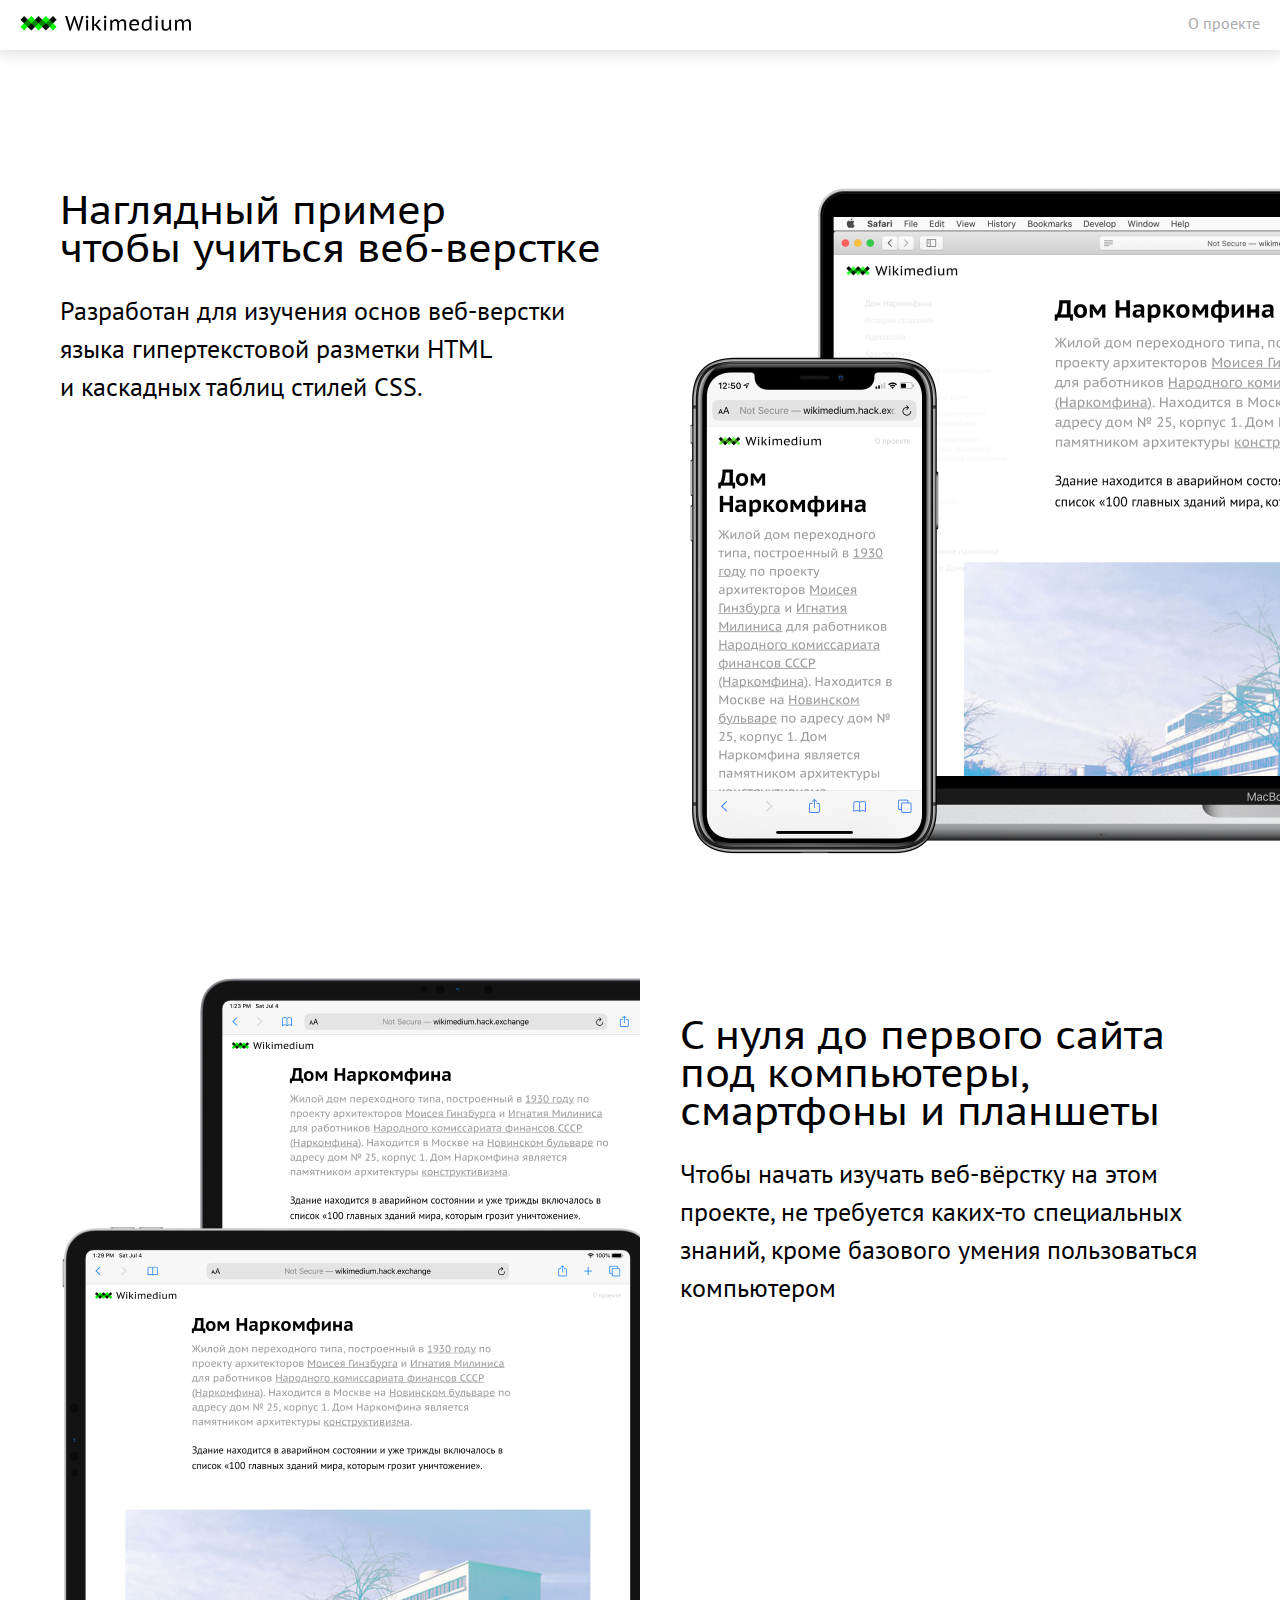
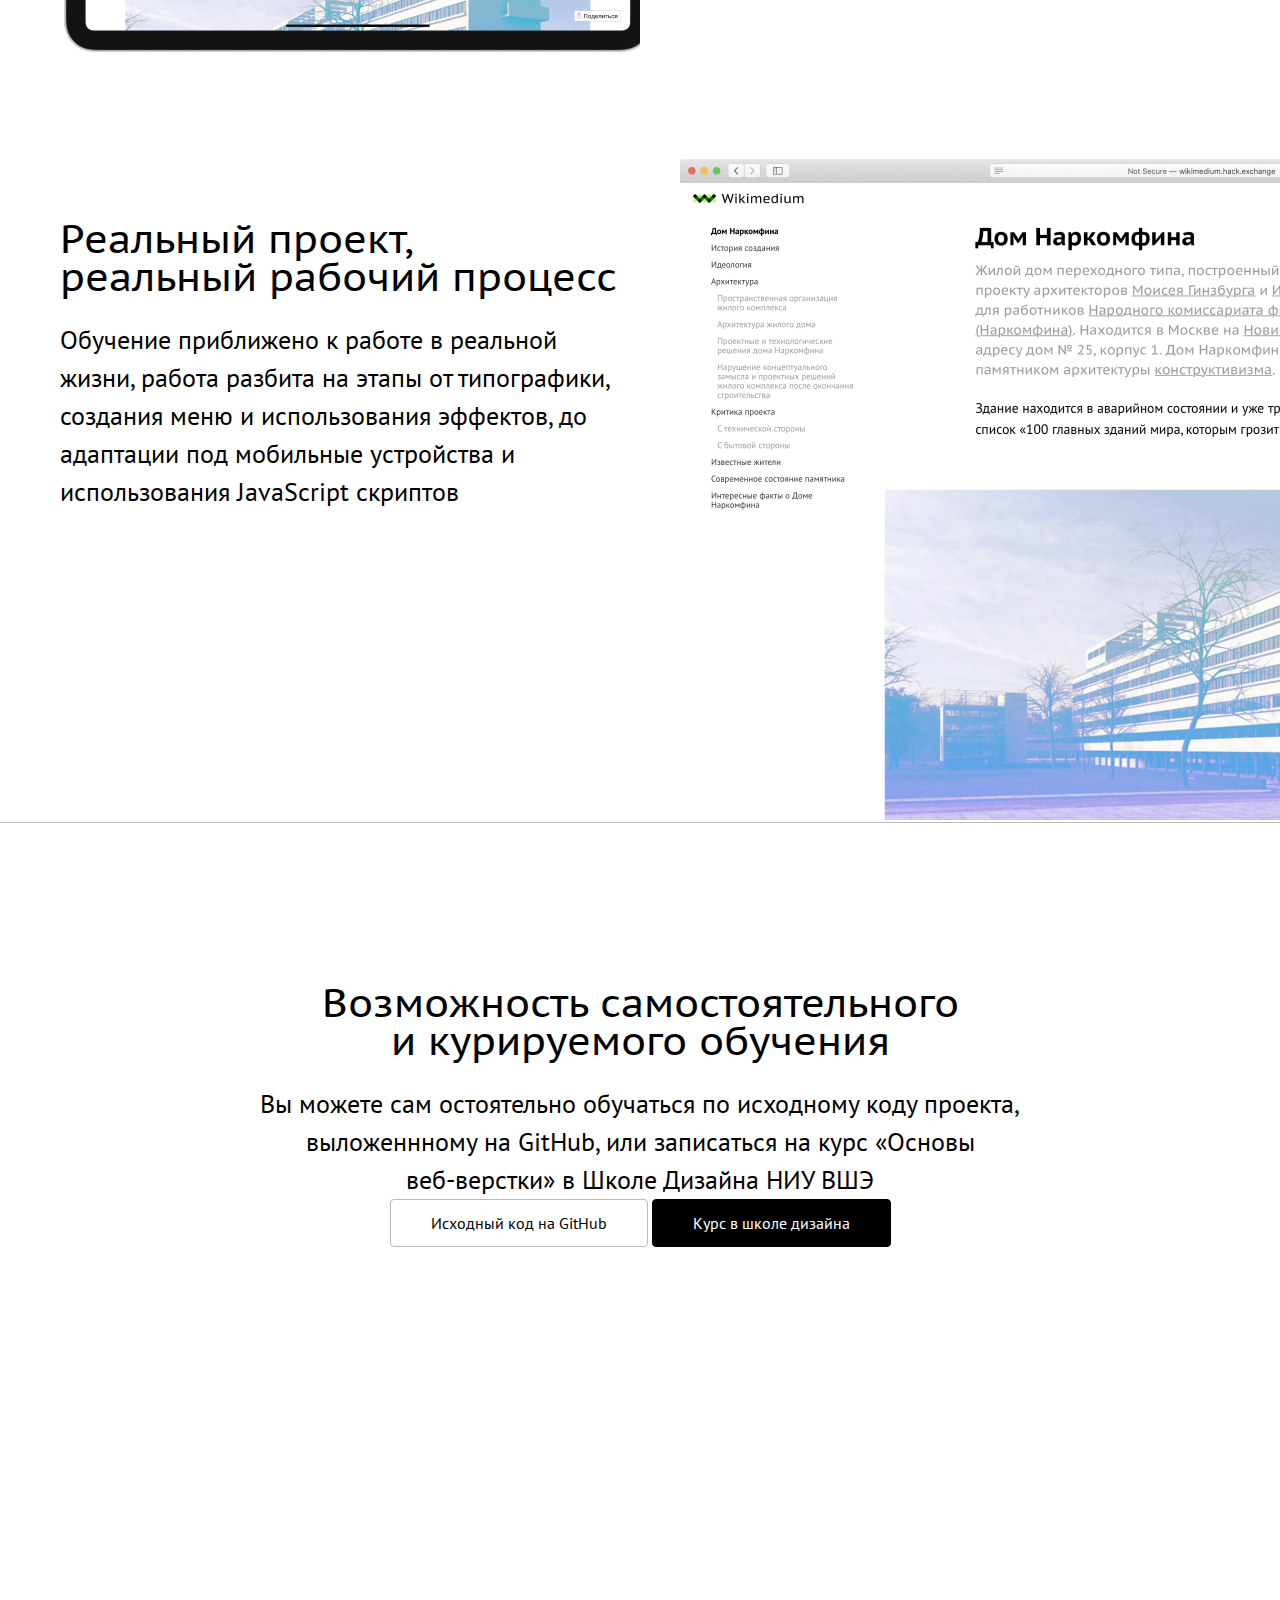
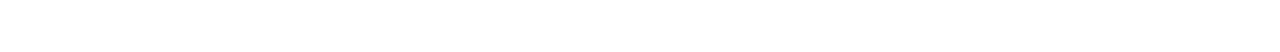
<file: about.html>
<!DOCTYPE html>
<html lang="en" dir="ltr">
  <head>
    <meta name="viewport" content="width=device-width">
    <meta charset="utf-8">
    <meta name="description" content="">
    <link rel="icon" type="image/x-icon" href="images/favicon.ico" />
    <link rel="icon" type="image/png" href="images/favicon.png" />
    <link rel="stylesheet" href="stylesheets/style.css">
    <title></title>
    <style media="screen">
      body {
        width: 1440px
        margin: 0 auto;
        background: white;
        height: 3252px;
        display: block;
      }

      body:before {
        /* content: ""; */
        position: absolute;
        left: 0;
        top: 0;
        right: 0;
        background: url(images/1440.jpg);
        height: 100%;
        display: block;
        opacity: .2;
      }

      html {
        background: #bbb;
        position: relative;
        height: 100;
      }

      section {

        display: flex;
        justify-content: space-between;
        padding-top: 80px;
      }

      section div {
        width: 50%;
        overflow: hidden;
        padding-left: 40px;
      }

      section h1, section p {
        width: 560px;
        margin: 0 auto;
      }

      section h1, .bottom_block h1 {
        font-size: 40px;
        margin-top: 60px;
        margin-bottom: 26px;
        line-height: 38px;
      }

      section p, .bottom_block p {
        font-size: 26px;
        line-height: 38px;
      }

      section:nth-of-type(2) h1,
      section:nth-of-type(2) p {
      margin-left: 0;
      }

      section div:nth-last-of-type(2) p {
        margin-top: 20;
      }

      .bottom_block p,
      .bottom_block h1 {
        width: 800px;
        margin-left: auto;
        margin-right: auto;
      }

      .bottom_block {
        text-align: center;
        padding-top: 100px;
        border-top: 1px solid #bbb;
      }

      .btn {
        text-decoration: none;
        border: 1px solid #bbb;
        padding: 15px 40px;
        background: white;
        border-radius: 4px;
        display: inline-block;
        margin-top: 80px 5px 0;
      }

      .btn-black {
        color: white;
        background: black;
        border-color: black;
      }

    </style>

  </head>
  <body>
    <div class="menubar">
      <a href="index.html"><img src="images/logo.svg" alt=""></a>
      <a href="about.html">О проекте</a>
    </div>

    <section>
      <div>
        <h1>Наглядный пример <br> чтобы учиться веб-верстке</h1>
        <p>Разработан для изучения основ веб-верстки языка гипертекстовой разметки HTML и&nbsp;каскадных таблиц стилей CSS.</p>
      </div>
      <div>
        <img src="images/about1.png" alt="">
      </div>
    </section>

    <section>
      <div>
        <img src="images/about2.png" alt="">
      </div>
      <div>
        <h1>С нуля до первого сайта под компьютеры, смартфоны и планшеты</h1>
        <p>Чтобы начать изучать веб-вёрстку на этом проекте, не требуется каких-то специальных знаний, кроме базового умения пользоваться компьютером</p>
      </div>
    </section>

    <section>
      <div>
        <h1>Реальный проект, реальный рабочий процесс</h1>
        <p>Обучение приближено к работе в реальной жизни, работа разбита на этапы от типографики, создания меню и использования эффектов, до адаптации под мобильные устройства и использования JavaScript скриптов</p>
      </div>
      <div>
        <img src="images/about3.png" alt="">
      </div>
    </section>

    <div class="bottom_block">
      <h1>Возможность самостоятельного <br> и курируемого обучения</h1>
      <p>Вы можете сам остоятельно обучаться по исходному коду проекта, выложеннному на GitHub, или записаться на курс «Основы <br> веб-верстки» в Школе Дизайна НИУ ВШЭ</p>
      <a class="btn"  href="#">Исходный код на GitHub</a>
      <a class="btn btn-black" href="#">Курс в школе дизайна</a>
    </div>


  </body>
</file>
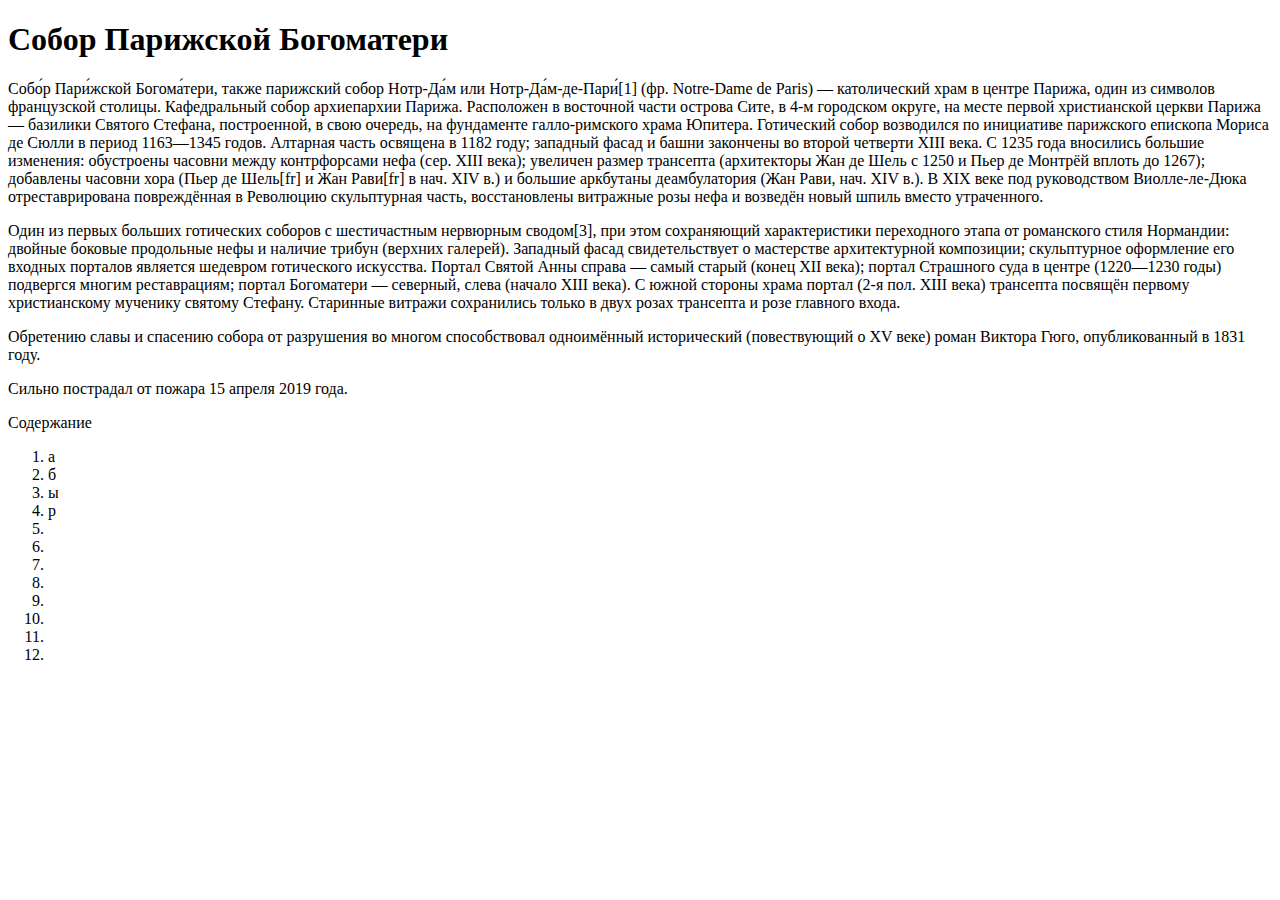
<file: notr_dam.html>
<!DOCTYPE html>
<html lang="en" dir="ltr">
  <head>
    <meta charset="utf-8">
    <title></title>
    <link rel="icon" type="image/x-icon" href="images/favicon.ico" />
    <link rel="icon" type="image/png" href="images/favicon.png" />
  </head>

  <body>
  <h1>Собор Парижской Богоматери</h1>
  <p>Собо́р Пари́жской Богома́тери, также парижский собор Нотр-Да́м или Нотр-Да́м-де-Пари́[1] (фр. Notre-Dame de Paris) — католический храм в центре Парижа, один из символов французской столицы. Кафедральный собор архиепархии Парижа. Расположен в восточной части острова Сите, в 4-м городском округе, на месте первой христианской церкви Парижа — базилики Святого Стефана, построенной, в свою очередь, на фундаменте галло-римского храма Юпитера. Готический собор возводился по инициативе парижского епископа Мориса де Сюлли в период 1163—1345 годов. Алтарная часть освящена в 1182 году; западный фасад и башни закончены во второй четверти XIII века. С 1235 года вносились большие изменения: обустроены часовни между контрфорсами нефа (сер. XIII века); увеличен размер трансепта (архитекторы Жан де Шель с 1250 и Пьер де Монтрёй вплоть до 1267); добавлены часовни хора (Пьер де Шель[fr] и Жан Рави[fr] в нач. XIV в.) и большие аркбутаны деамбулатория (Жан Рави, нач. XIV в.). В XIX веке под руководством Виолле-ле-Дюка отреставрирована повреждённая в Революцию скульптурная часть, восстановлены витражные розы нефа и возведён новый шпиль вместо утраченного.
  </p>
  <p>Один из первых больших готических соборов c шестичастным нервюрным сводом[3], при этом сохраняющий характеристики переходного этапа от романского стиля Нормандии: двойные боковые продольные нефы и наличие трибун (верхних галерей). Западный фасад свидетельствует о мастерстве архитектурной композиции; скульптурное оформление его входных порталов является шедевром готического искусства. Портал Святой Анны справа — самый старый (конец XII века); портал Страшного суда в центре (1220—1230 годы) подвергся многим реставрациям; портал Богоматери — северный, слева (начало XIII века). С южной стороны храма портал (2-я пол. XIII века) трансепта посвящён первому христианскому мученику святому Стефану. Старинные витражи сохранились только в двух розах трансепта и розе главного входа.
  </p>
  <p>Обретению славы и спасению собора от разрушения во многом способствовал одноимённый исторический (повествующий о XV веке) роман Виктора Гюго, опубликованный в 1831 году.
  </p>
  <p>Сильно пострадал от пожара 15 апреля 2019 года.</p>
  <p>Содержание</p>
  <ol>
    <li>а</li>
    <li>б</li>
    <li>ы</li>
    <li>р</li>
    <li></li>
    <li></li>
    <li></li>
    <li></li>
    <li></li>
    <li></li>
    <li></li>
    <li></li>
  </ol>
    </body>

</html>
</file>
<file: stylesheets/style.css>
@import 'reset.css';
@import url('https://fonts.googleapis.com/css?family=PT+Sans+Caption:400,700|PT+Sans:400,400i,700,700i&amp;subset=cyrillic');
@import 'layout.css';
@import 'content.css';
@import 'sidebar.css';
@import "index.css";
@import "responsive.css";
</file>
